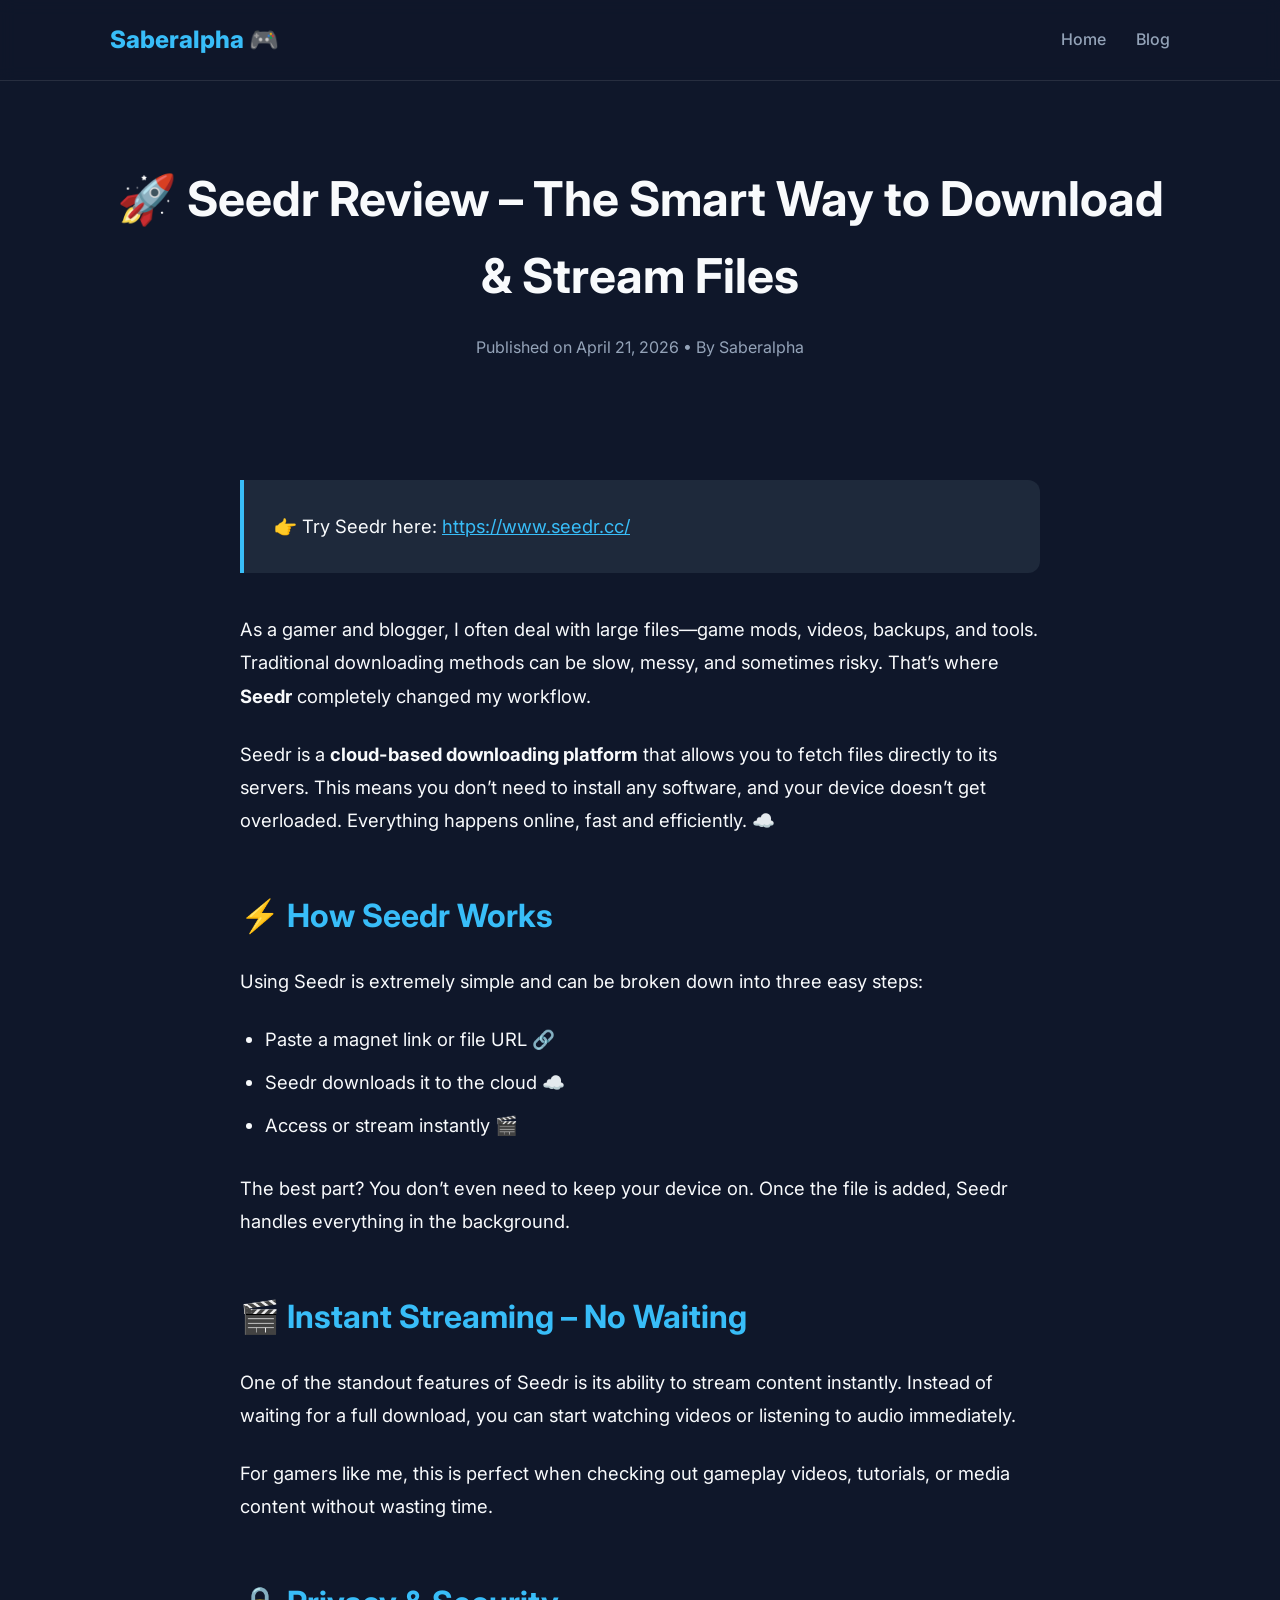
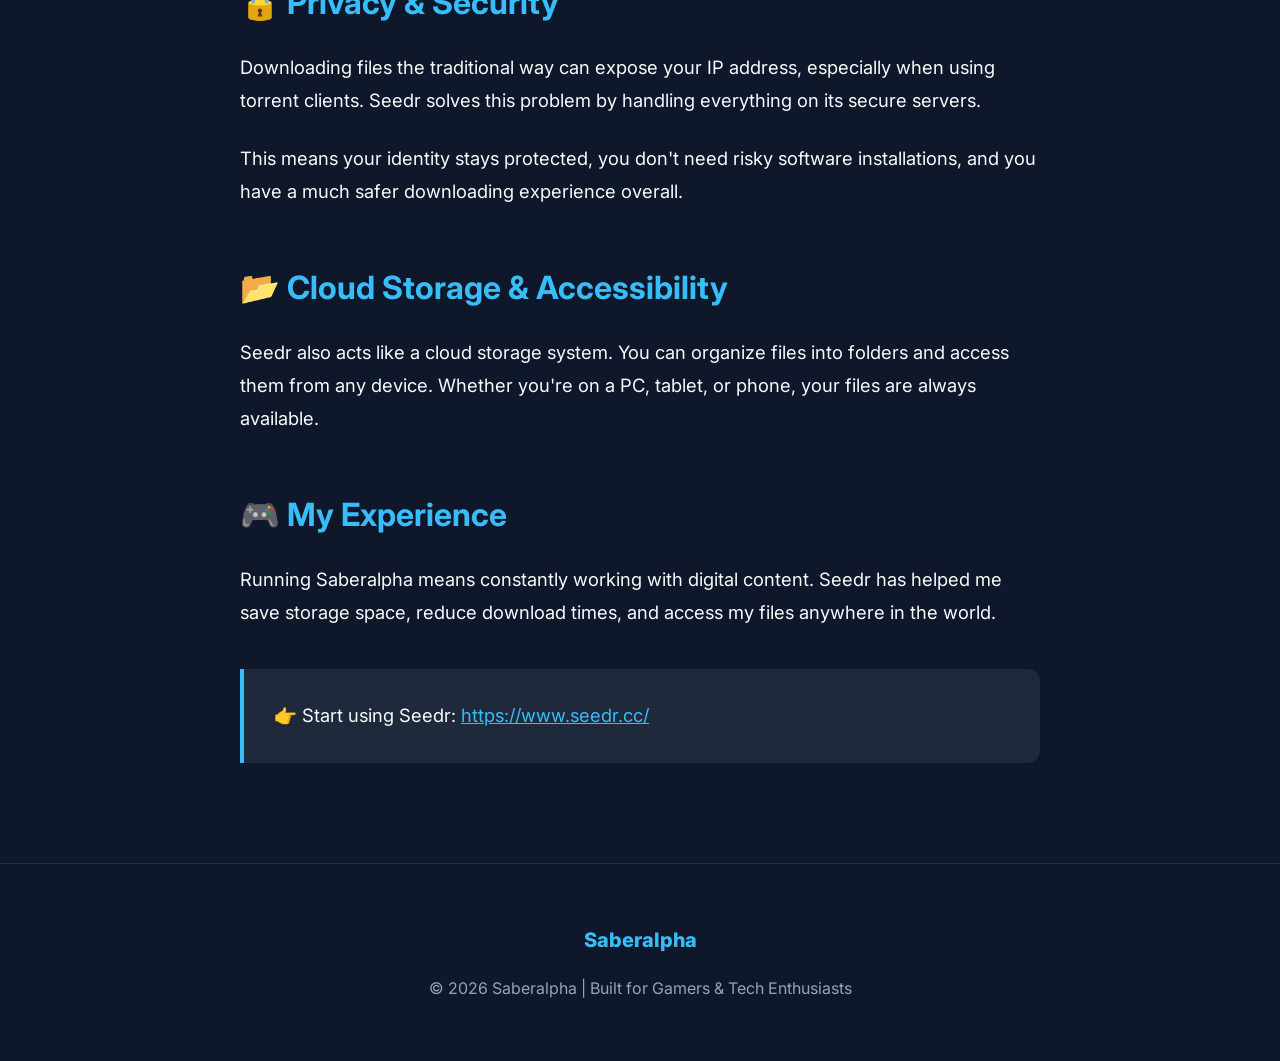
<file: seedr.html>
<!DOCTYPE html>
<html lang="en">

<head>
    <meta charset="UTF-8">
    <meta name="viewport" content="width=device-width, initial-scale=1.0">
    <title>Seedr Review | Saberalpha</title>
    <link rel="preconnect" href="https://fonts.googleapis.com">
    <link rel="preconnect" href="https://fonts.gstatic.com" crossorigin>
    <link href="https://fonts.googleapis.com/css2?family=Inter:wght@400;500;700;800&display=swap" rel="stylesheet">
    <link rel="stylesheet" href="style.css">
</head>

<body>

    <header>
        <div class="container">
            <nav>
                <a href="index.html" class="logo">Saberalpha 🎮</a>
                <div class="nav-links">
                    <a href="index.html">Home</a>
                    <a href="blogs.html">Blog</a>
                </div>
            </nav>
        </div>
    </header>

    <main class="container">
        <article class="article-header">
            <h1>🚀 Seedr Review – The Smart Way to Download & Stream Files</h1>
            <div class="article-meta">Published on April 21, 2026 • By Saberalpha</div>
        </article>

        <section class="article-content">
            <div class="highlight-box">
                👉 Try Seedr here: <a href="https://www.seedr.cc/" target="_blank">https://www.seedr.cc/</a>
            </div>

            <p>
                As a gamer and blogger, I often deal with large files—game mods, videos, backups, and tools.
                Traditional downloading methods can be slow, messy, and sometimes risky. That’s where
                <strong>Seedr</strong> completely changed my workflow.
            </p>

            <p>
                Seedr is a <strong>cloud-based downloading platform</strong> that allows you to fetch files directly to
                its
                servers. This means you don’t need to install any software, and your device doesn’t get overloaded.
                Everything happens online, fast and efficiently. ☁️
            </p>

            <h2>⚡ How Seedr Works</h2>
            <p>Using Seedr is extremely simple and can be broken down into three easy steps:</p>
            <ul>
                <li>Paste a magnet link or file URL 🔗</li>
                <li>Seedr downloads it to the cloud ☁️</li>
                <li>Access or stream instantly 🎬</li>
            </ul>
            <p>
                The best part? You don’t even need to keep your device on. Once the file is added,
                Seedr handles everything in the background.
            </p>

            <h2>🎬 Instant Streaming – No Waiting</h2>
            <p>
                One of the standout features of Seedr is its ability to stream content instantly.
                Instead of waiting for a full download, you can start watching videos or listening to audio immediately.
            </p>
            <p>
                For gamers like me, this is perfect when checking out gameplay videos, tutorials,
                or media content without wasting time.
            </p>

            <h2>🔒 Privacy & Security</h2>
            <p>
                Downloading files the traditional way can expose your IP address, especially when using torrent clients.
                Seedr solves this problem by handling everything on its secure servers.
            </p>
            <p>
                This means your identity stays protected, you don't need risky software installations, and you have a
                much safer downloading experience overall.
            </p>

            <h2>📂 Cloud Storage & Accessibility</h2>
            <p>
                Seedr also acts like a cloud storage system. You can organize files into folders
                and access them from any device. Whether you're on a PC, tablet, or phone, your files are always
                available.
            </p>

            <h2>🎮 My Experience</h2>
            <p>
                Running Saberalpha means constantly working with digital content. Seedr has helped me save storage
                space, reduce download times, and access my files anywhere in the world.
            </p>

            <div class="highlight-box">
                👉 Start using Seedr: <a href="https://www.seedr.cc/" target="_blank">https://www.seedr.cc/</a>
            </div>
        </section>
    </main>

    <footer>
        <div class="container">
            <span class="footer-logo">Saberalpha</span>
            <p>© 2026 Saberalpha | Built for Gamers & Tech Enthusiasts</p>
        </div>
    </footer>

</body>

</html>
</file>
<file: style.css>
/* Modern Clean Minimalist Styles for Saberalpha */

:root {
  --bg-primary: #0f172a;
  --bg-secondary: #1e293b;
  --text-primary: #f8fafc;
  --text-secondary: #94a3b8;
  --accent: #38bdf8;
  --accent-hover: #0ea5e9;
  --container-max: 1100px;
  --radius: 12px;
}

* {
  margin: 0;
  padding: 0;
  box-sizing: border-box;
}

body {
  font-family:
    "Inter",
    -apple-system,
    BlinkMacSystemFont,
    "Segoe UI",
    Roboto,
    Helvetica,
    Arial,
    sans-serif;
  background-color: var(--bg-primary);
  color: var(--text-primary);
  line-height: 1.6;
  scroll-behavior: smooth;
}

a {
  color: inherit;
  text-decoration: none;
  transition: all 0.3s ease;
}

.container {
  max-width: var(--container-max);
  margin: 0 auto;
  padding: 0 20px;
}

/* Navigation */
header {
  background-color: rgba(15, 23, 42, 0.8);
  backdrop-filter: blur(8px);
  position: sticky;
  top: 0;
  z-index: 100;
  border-bottom: 1px solid rgba(255, 255, 255, 0.1);
}

nav {
  display: flex;
  justify-content: space-between;
  align-items: center;
  height: 80px;
}

.logo {
  font-size: 1.5rem;
  font-weight: 800;
  color: var(--accent);
  display: flex;
  align-items: center;
  gap: 10px;
}

.nav-links {
  display: flex;
  gap: 30px;
}

.nav-links a {
  font-weight: 500;
  font-size: 1rem;
  color: var(--text-secondary);
}

.nav-links a:hover {
  color: var(--accent);
}

/* Hero Section */
.hero {
  padding: 100px 0;
  text-align: center;
  background: radial-gradient(
    circle at top right,
    rgba(56, 189, 248, 0.1),
    transparent
  );
}

.hero h1 {
  font-size: 3.5rem;
  font-weight: 800;
  margin-bottom: 20px;
  line-height: 1.2;
}

.hero p {
  font-size: 1.25rem;
  color: var(--text-secondary);
  max-width: 700px;
  margin: 0 auto 40px;
}

.btn {
  display: inline-block;
  background-color: var(--accent);
  color: var(--bg-primary);
  padding: 12px 32px;
  border-radius: var(--radius);
  font-weight: 700;
  font-size: 1.1rem;
}

.btn:hover {
  background-color: var(--accent-hover);
  transform: translateY(-2px);
}

/* Section Headings */
.section-title {
  font-size: 2rem;
  margin: 60px 0 30px;
  display: flex;
  align-items: center;
  gap: 15px;
}

.section-title::after {
  content: "";
  flex: 1;
  height: 1px;
  background: rgba(255, 255, 255, 0.1);
}

/* Card Grid */
.cards {
  display: grid;
  grid-template-columns: repeat(auto-fit, minmax(320px, 1fr));
  gap: 30px;
  margin-bottom: 80px;
}

.card {
  background-color: var(--bg-secondary);
  border-radius: var(--radius);
  overflow: hidden;
  border: 1px solid rgba(255, 255, 255, 0.05);
  transition: all 0.3s ease;
}

.card:hover {
  transform: translateY(-5px);
  box-shadow: 0 20px 25px -5px rgba(0, 0, 0, 0.2);
  border-color: rgba(56, 189, 248, 0.3);
}

.card img {
  width: 100%;
  height: 200px;
  object-fit: cover;
}

.card-content {
  padding: 25px;
}

.card-tag {
  font-size: 0.8rem;
  font-weight: 700;
  text-transform: uppercase;
  color: var(--accent);
  margin-bottom: 10px;
  display: block;
}

.card h3 {
  font-size: 1.4rem;
  margin-bottom: 12px;
}

.card p {
  color: var(--text-secondary);
  margin-bottom: 20px;
  font-size: 0.95rem;
}

.read-more {
  font-weight: 700;
  color: var(--accent);
  display: flex;
  align-items: center;
  gap: 5px;
}

/* Article Page Styles */
.article-header {
  padding: 80px 0 40px;
  text-align: center;
}

.article-header h1 {
  font-size: 3rem;
  margin-bottom: 20px;
}

.article-meta {
  color: var(--text-secondary);
  font-size: 1rem;
  margin-bottom: 40px;
}

.article-content {
  max-width: 800px;
  margin: 0 auto 100px;
  font-size: 1.15rem;
  line-height: 1.8;
}

.article-content h2 {
  font-size: 2rem;
  margin: 50px 0 20px;
  color: var(--accent);
}

.article-content p {
  margin-bottom: 25px;
}

.article-content ul {
  margin: 20px 0 30px 25px;
}

.article-content li {
  margin-bottom: 10px;
}

.highlight-box {
  background-color: var(--bg-secondary);
  border-left: 4px solid var(--accent);
  padding: 30px;
  border-radius: 0 var(--radius) var(--radius) 0;
  margin: 40px 0;
}

.highlight-box a {
  color: var(--accent);
  text-decoration: underline;
}

/* Footer */
footer {
  padding: 60px 0;
  border-top: 1px solid rgba(255, 255, 255, 0.1);
  text-align: center;
  color: var(--text-secondary);
}

.footer-logo {
  font-size: 1.25rem;
  font-weight: 800;
  color: var(--accent);
  margin-bottom: 20px;
  display: block;
}

@media (max-width: 768px) {
  .hero h1 {
    font-size: 2.5rem;
  }
  .article-header h1 {
    font-size: 2.2rem;
  }
}
</file>
